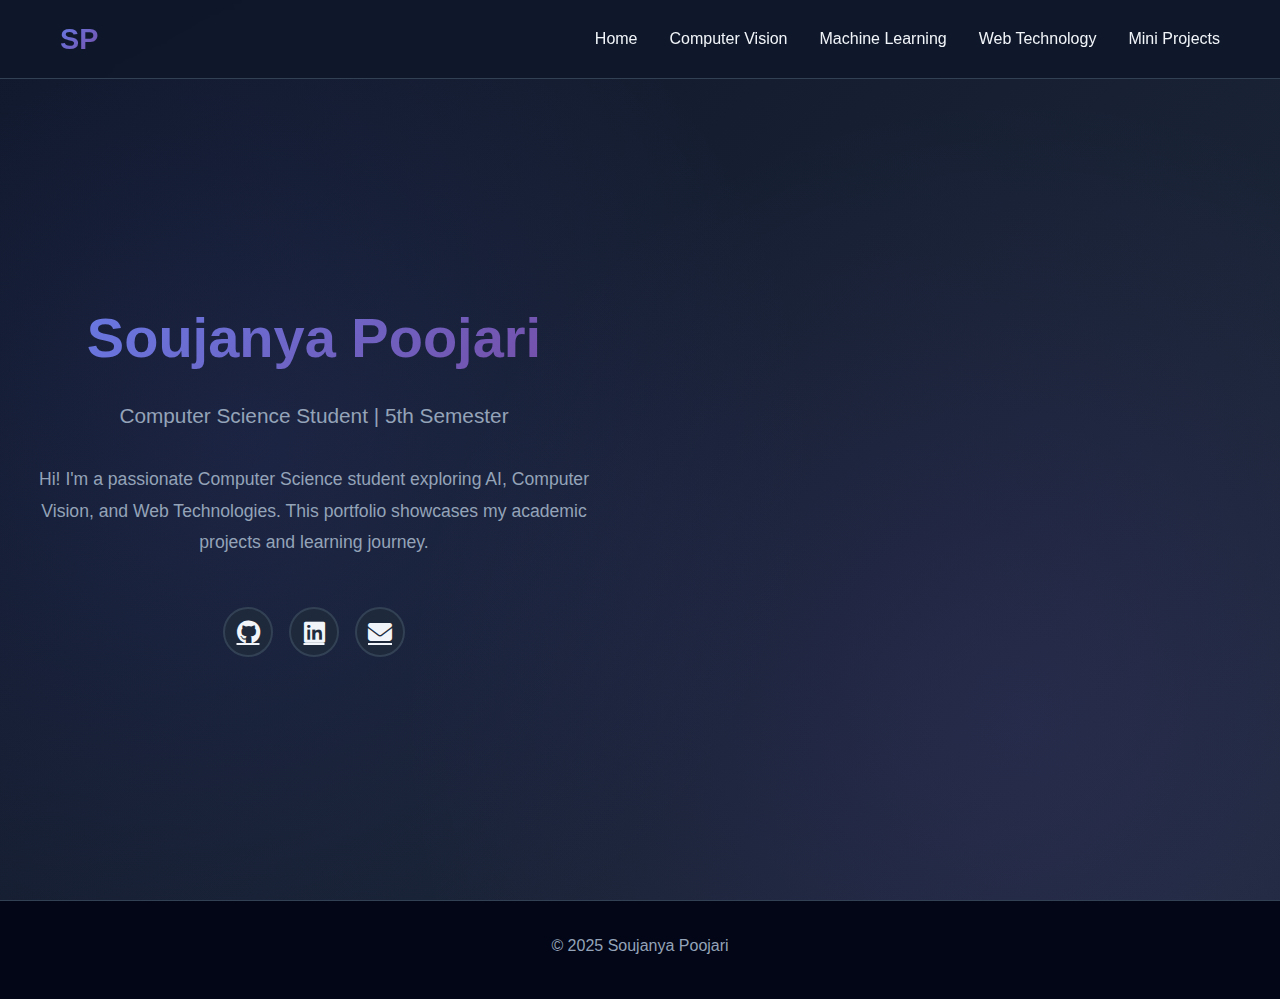
<file: index.html>
<!DOCTYPE html>
<html lang="en">
<head>
    <meta charset="UTF-8">
    <meta name="viewport" content="width=device-width, initial-scale=1.0">
    <title>Soujanya Poojari | Portfolio</title>
    <link rel="stylesheet" href="styles.css">
    <link rel="stylesheet" href="https://cdnjs.cloudflare.com/ajax/libs/font-awesome/6.4.0/css/all.min.css">
</head>
<body>
    <nav class="navbar">
        <div class="container">
            <div class="nav-brand">
                <h2>SP</h2>
            </div>
            <ul class="nav-menu">
                <li><a href="#home" class="nav-link">Home</a></li>
                <li><a href="computer-vision/index.html" class="nav-link">Computer Vision</a></li>
                <li><a href="machine-learning/index.html" class="nav-link">Machine Learning</a></li>
                <li><a href="web-technology/index.html" class="nav-link">Web Technology</a></li>
                <li><a href="mini-projects/index.html" class="nav-link">Mini Projects</a></li>
            </ul>
        </div>
    </nav>

    <section id="home" class="hero">
        <div class="hero-content">
            <div class="hero-text" style="text-align: center; max-width: 800px; margin: 0 auto;">
                <h1 style="font-size: 3.5rem; font-weight: 700; margin-bottom: 1rem; color: var(--light-text);">
                    Soujanya Poojari
                </h1>
                <p style="font-size: 1.3rem; color: var(--gray-text); margin-bottom: 1rem;">Computer Science Student | 5th Semester</p>
                <p style="font-size: 1.1rem; color: var(--gray-text); margin: 2rem 0; line-height: 1.8;">
                    Hi! I'm a passionate Computer Science student exploring AI, Computer Vision, and Web Technologies. 
                    This portfolio showcases my academic projects and learning journey.
                </p>
                <div class="social-links" style="justify-content: center; margin-top: 3rem;">
                    <a href="https://github.com/soujanya1513" target="_blank" title="GitHub">
                        <i class="fab fa-github"></i>
                    </a>
                    <a href="https://linkedin.com/in/soujanya-poojari" target="_blank" title="LinkedIn">
                        <i class="fab fa-linkedin"></i>
                    </a>
                    <a href="mailto:soujanya.poojari@example.com" title="Email">
                        <i class="fas fa-envelope"></i>
                    </a>
                </div>
            </div>
        </div>
    </section>

    <footer class="footer">
        <div class="container">
            <p>&copy; 2025 Soujanya Poojari</p>
        </div>
    </footer>

    <script src="script.js"></script>
</body>
</html>
</file>
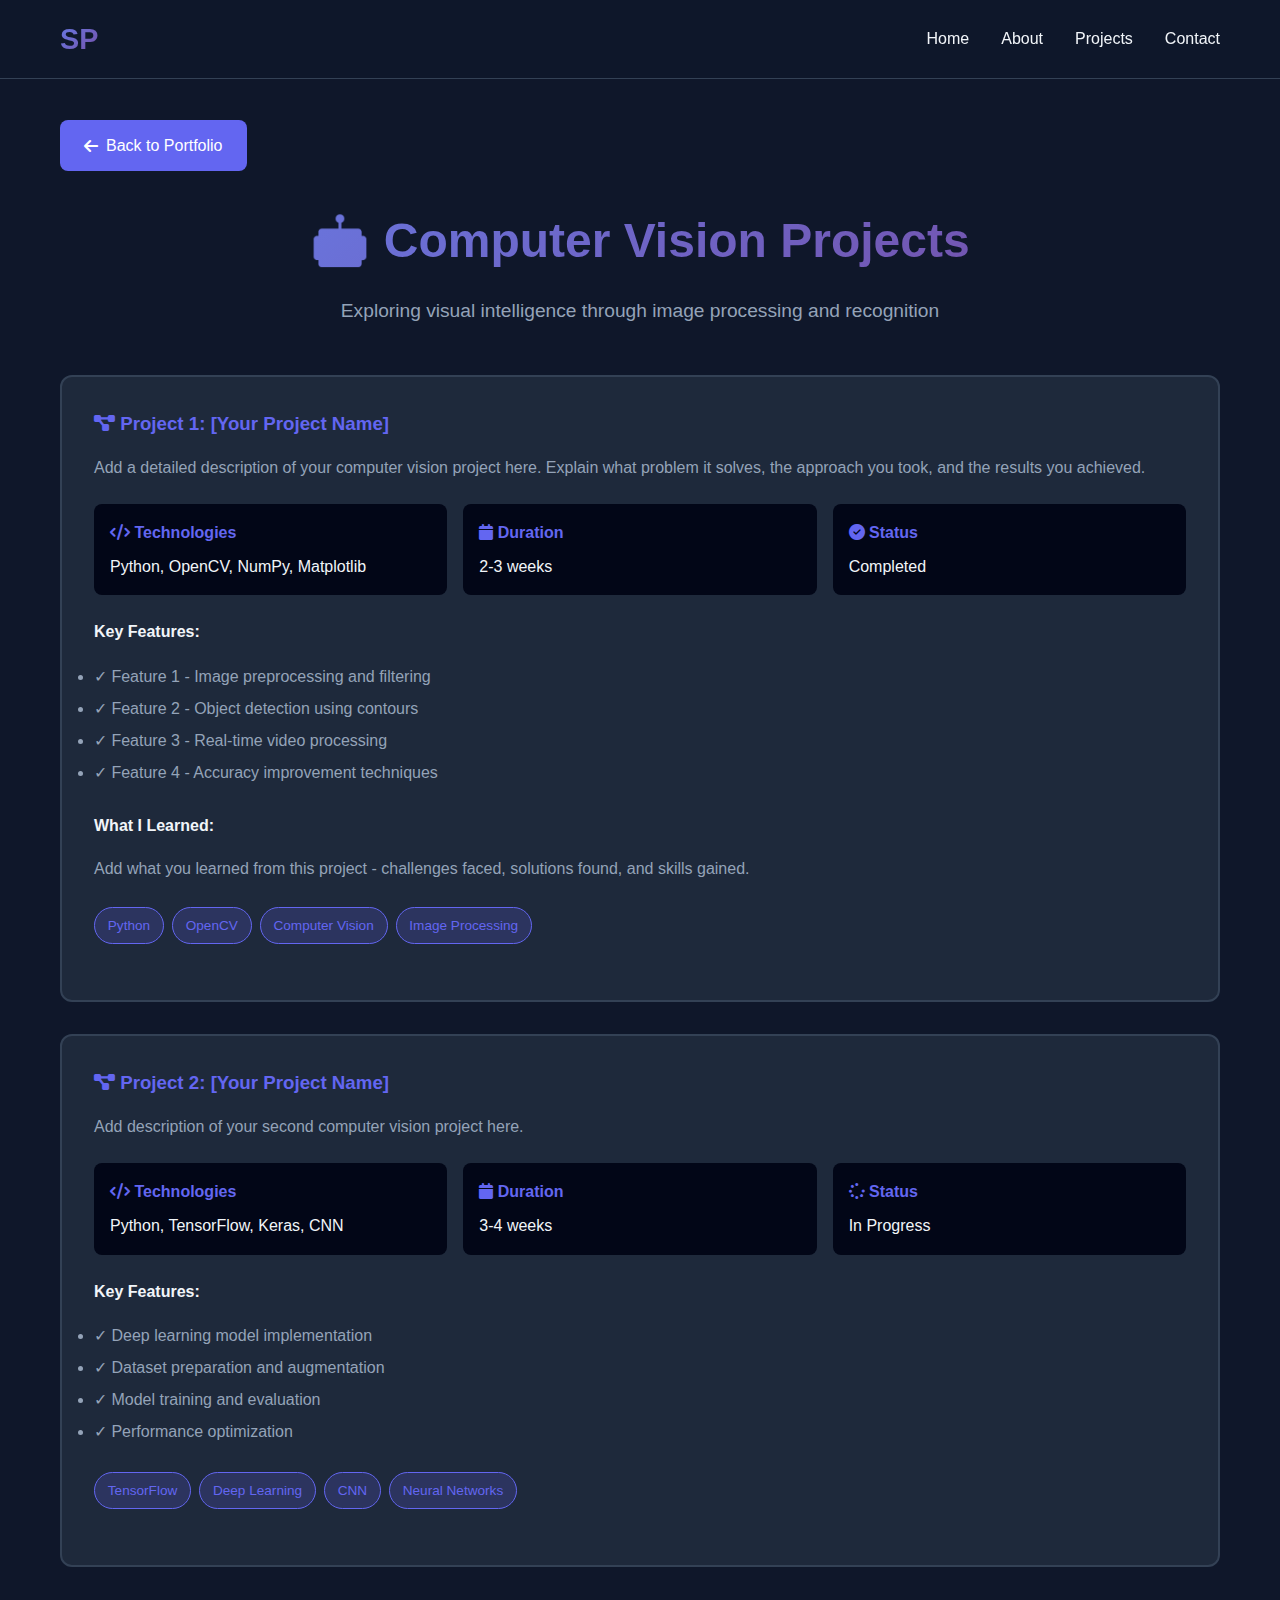
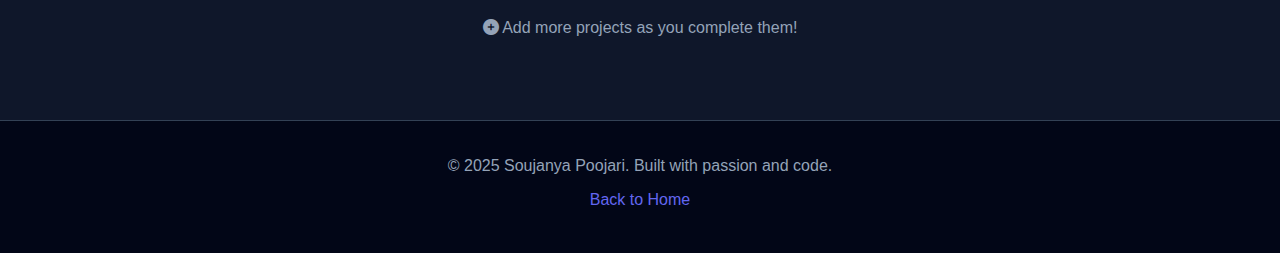
<file: computer-vision/index.html>
<!DOCTYPE html>
<html lang="en">
<head>
    <meta charset="UTF-8">
    <meta name="viewport" content="width=device-width, initial-scale=1.0">
    <title>Computer Vision Projects | Soujanya Poojari</title>
    <link rel="stylesheet" href="../styles.css">
    <link rel="stylesheet" href="https://cdnjs.cloudflare.com/ajax/libs/font-awesome/6.4.0/css/all.min.css">
    <style>
        .project-detail {
            background: var(--card-bg);
            border: 2px solid var(--border-color);
            border-radius: 12px;
            padding: 2rem;
            margin-bottom: 2rem;
        }
        .project-detail h3 {
            color: var(--primary-color);
            margin-bottom: 1rem;
        }
        .project-meta {
            display: grid;
            grid-template-columns: repeat(auto-fit, minmax(200px, 1fr));
            gap: 1rem;
            margin: 1.5rem 0;
        }
        .meta-item {
            padding: 1rem;
            background: var(--darker-bg);
            border-radius: 8px;
        }
        .meta-item strong {
            color: var(--primary-color);
            display: block;
            margin-bottom: 0.5rem;
        }
        .back-btn {
            display: inline-flex;
            align-items: center;
            gap: 0.5rem;
            padding: 0.8rem 1.5rem;
            background: var(--primary-color);
            color: white;
            text-decoration: none;
            border-radius: 8px;
            margin-bottom: 2rem;
        }
        .back-btn:hover {
            background: var(--secondary-color);
        }
    </style>
</head>
<body>
    <!-- Navigation -->
    <nav class="navbar">
        <div class="container">
            <div class="nav-brand">
                <h2>SP</h2>
            </div>
            <ul class="nav-menu">
                <li><a href="../index.html" class="nav-link">Home</a></li>
                <li><a href="../index.html#about" class="nav-link">About</a></li>
                <li><a href="../index.html#projects" class="nav-link">Projects</a></li>
                <li><a href="../index.html#contact" class="nav-link">Contact</a></li>
            </ul>
        </div>
    </nav>

    <!-- Main Content -->
    <section style="padding: 120px 20px 80px;">
        <div class="container">
            <a href="../index.html#projects" class="back-btn">
                <i class="fas fa-arrow-left"></i> Back to Portfolio
            </a>

            <h1 class="section-title">🤖 Computer Vision Projects</h1>
            <p class="section-subtitle">Exploring visual intelligence through image processing and recognition</p>

            <!-- Project 1 -->
            <div class="project-detail">
                <h3><i class="fas fa-project-diagram"></i> Project 1: [Your Project Name]</h3>
                <p style="color: var(--gray-text); margin-bottom: 1.5rem;">
                    Add a detailed description of your computer vision project here. Explain what problem it solves, 
                    the approach you took, and the results you achieved.
                </p>

                <div class="project-meta">
                    <div class="meta-item">
                        <strong><i class="fas fa-code"></i> Technologies</strong>
                        <p>Python, OpenCV, NumPy, Matplotlib</p>
                    </div>
                    <div class="meta-item">
                        <strong><i class="fas fa-calendar"></i> Duration</strong>
                        <p>2-3 weeks</p>
                    </div>
                    <div class="meta-item">
                        <strong><i class="fas fa-check-circle"></i> Status</strong>
                        <p>Completed</p>
                    </div>
                </div>

                <div style="margin-top: 1.5rem;">
                    <h4 style="margin-bottom: 1rem;">Key Features:</h4>
                    <ul style="color: var(--gray-text); line-height: 2;">
                        <li>✓ Feature 1 - Image preprocessing and filtering</li>
                        <li>✓ Feature 2 - Object detection using contours</li>
                        <li>✓ Feature 3 - Real-time video processing</li>
                        <li>✓ Feature 4 - Accuracy improvement techniques</li>
                    </ul>
                </div>

                <div style="margin-top: 1.5rem;">
                    <h4 style="margin-bottom: 1rem;">What I Learned:</h4>
                    <p style="color: var(--gray-text); line-height: 1.8;">
                        Add what you learned from this project - challenges faced, solutions found, 
                        and skills gained.
                    </p>
                </div>

                <div class="tech-tags" style="margin-top: 1.5rem;">
                    <span class="tag">Python</span>
                    <span class="tag">OpenCV</span>
                    <span class="tag">Computer Vision</span>
                    <span class="tag">Image Processing</span>
                </div>
            </div>

            <!-- Project 2 -->
            <div class="project-detail">
                <h3><i class="fas fa-project-diagram"></i> Project 2: [Your Project Name]</h3>
                <p style="color: var(--gray-text); margin-bottom: 1.5rem;">
                    Add description of your second computer vision project here.
                </p>

                <div class="project-meta">
                    <div class="meta-item">
                        <strong><i class="fas fa-code"></i> Technologies</strong>
                        <p>Python, TensorFlow, Keras, CNN</p>
                    </div>
                    <div class="meta-item">
                        <strong><i class="fas fa-calendar"></i> Duration</strong>
                        <p>3-4 weeks</p>
                    </div>
                    <div class="meta-item">
                        <strong><i class="fas fa-spinner"></i> Status</strong>
                        <p>In Progress</p>
                    </div>
                </div>

                <div style="margin-top: 1.5rem;">
                    <h4 style="margin-bottom: 1rem;">Key Features:</h4>
                    <ul style="color: var(--gray-text); line-height: 2;">
                        <li>✓ Deep learning model implementation</li>
                        <li>✓ Dataset preparation and augmentation</li>
                        <li>✓ Model training and evaluation</li>
                        <li>✓ Performance optimization</li>
                    </ul>
                </div>

                <div class="tech-tags" style="margin-top: 1.5rem;">
                    <span class="tag">TensorFlow</span>
                    <span class="tag">Deep Learning</span>
                    <span class="tag">CNN</span>
                    <span class="tag">Neural Networks</span>
                </div>
            </div>

            <!-- Add More Projects Button -->
            <div style="text-align: center; margin-top: 3rem;">
                <p style="color: var(--gray-text);">
                    <i class="fas fa-plus-circle"></i> Add more projects as you complete them!
                </p>
            </div>
        </div>
    </section>

    <!-- Footer -->
    <footer class="footer">
        <div class="container">
            <p>&copy; 2025 Soujanya Poojari. Built with passion and code.</p>
            <p class="footer-links">
                <a href="../index.html">Back to Home</a>
            </p>
        </div>
    </footer>

    <script src="../script.js"></script>
</body>
</html>
</file>
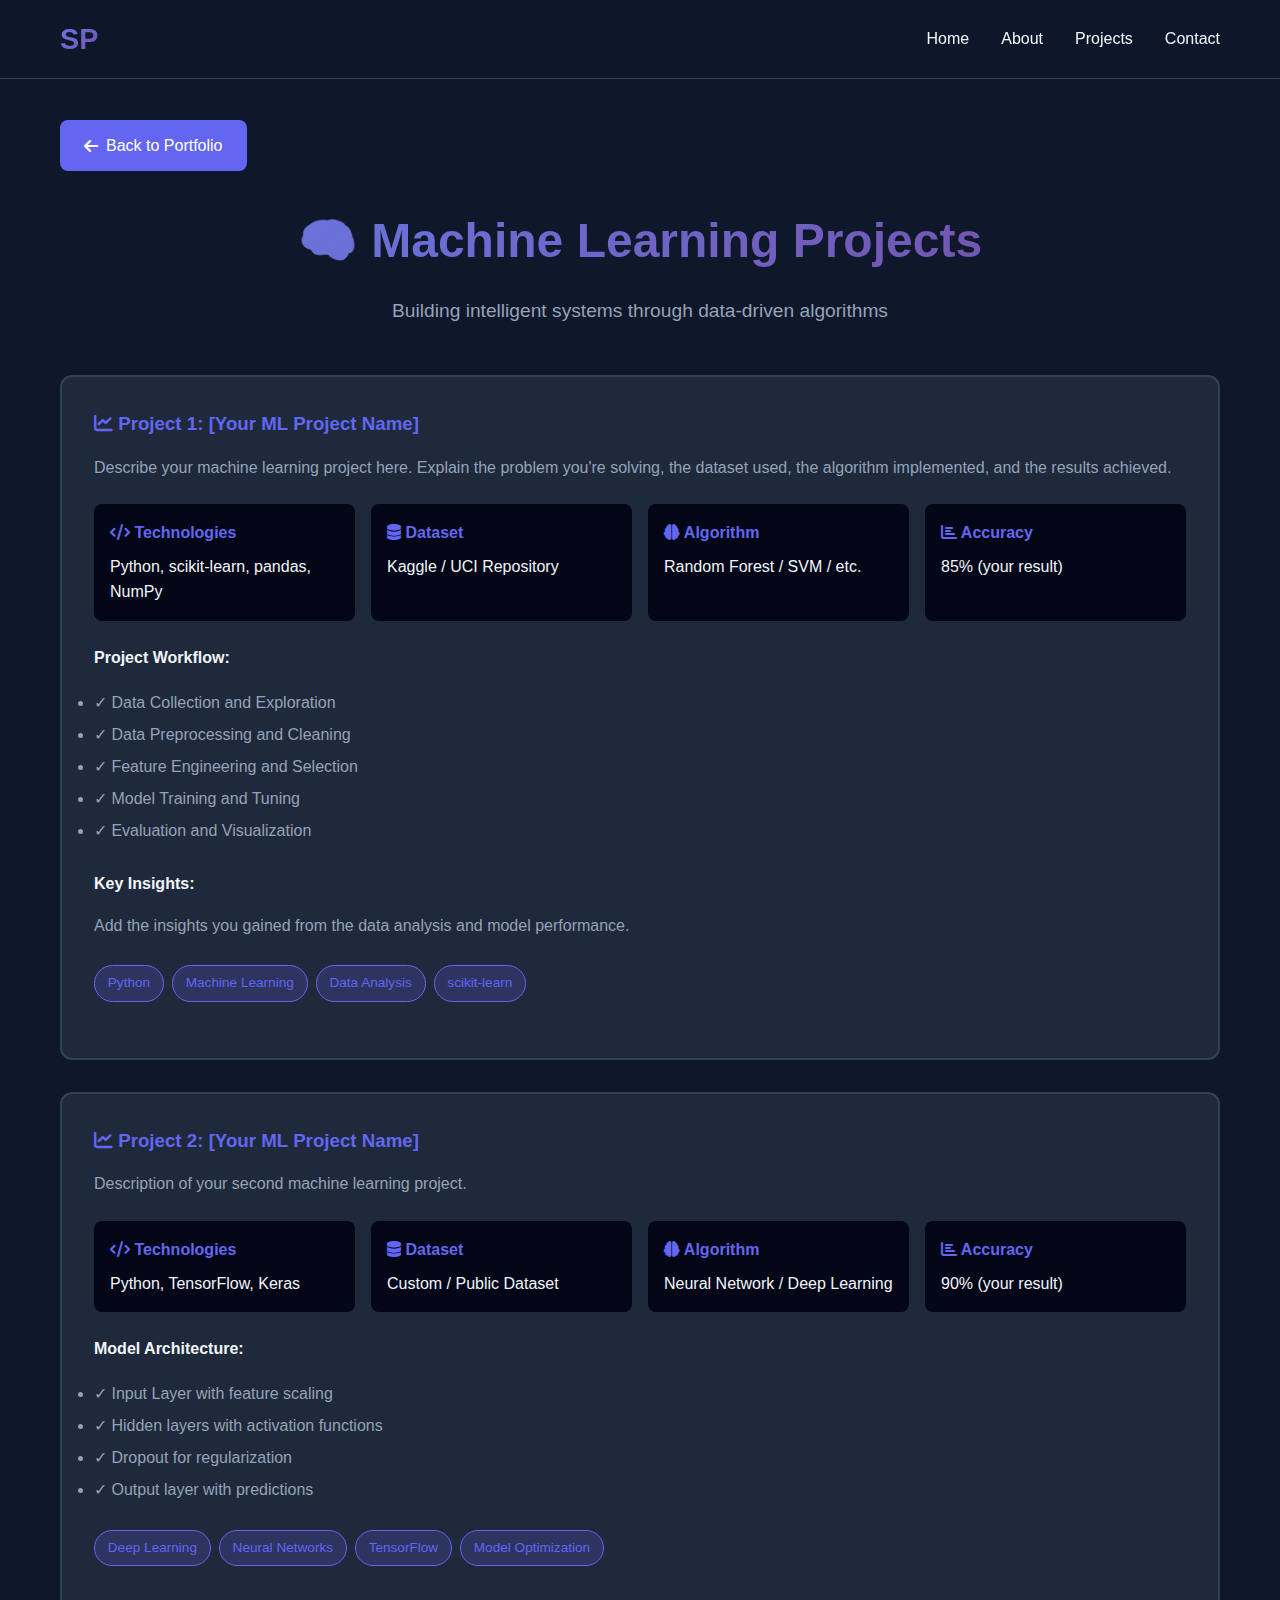
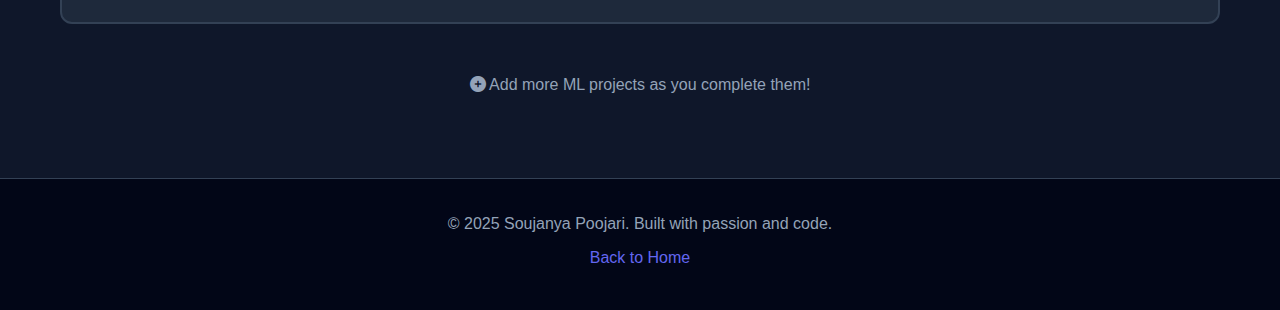
<file: machine-learning/index.html>
<!DOCTYPE html>
<html lang="en">
<head>
    <meta charset="UTF-8">
    <meta name="viewport" content="width=device-width, initial-scale=1.0">
    <title>Machine Learning Projects | Soujanya Poojari</title>
    <link rel="stylesheet" href="../styles.css">
    <link rel="stylesheet" href="https://cdnjs.cloudflare.com/ajax/libs/font-awesome/6.4.0/css/all.min.css">
    <style>
        .project-detail {
            background: var(--card-bg);
            border: 2px solid var(--border-color);
            border-radius: 12px;
            padding: 2rem;
            margin-bottom: 2rem;
        }
        .project-detail h3 {
            color: var(--primary-color);
            margin-bottom: 1rem;
        }
        .project-meta {
            display: grid;
            grid-template-columns: repeat(auto-fit, minmax(200px, 1fr));
            gap: 1rem;
            margin: 1.5rem 0;
        }
        .meta-item {
            padding: 1rem;
            background: var(--darker-bg);
            border-radius: 8px;
        }
        .meta-item strong {
            color: var(--primary-color);
            display: block;
            margin-bottom: 0.5rem;
        }
        .back-btn {
            display: inline-flex;
            align-items: center;
            gap: 0.5rem;
            padding: 0.8rem 1.5rem;
            background: var(--primary-color);
            color: white;
            text-decoration: none;
            border-radius: 8px;
            margin-bottom: 2rem;
        }
        .back-btn:hover {
            background: var(--secondary-color);
        }
    </style>
</head>
<body>
    <!-- Navigation -->
    <nav class="navbar">
        <div class="container">
            <div class="nav-brand">
                <h2>SP</h2>
            </div>
            <ul class="nav-menu">
                <li><a href="../index.html" class="nav-link">Home</a></li>
                <li><a href="../index.html#about" class="nav-link">About</a></li>
                <li><a href="../index.html#projects" class="nav-link">Projects</a></li>
                <li><a href="../index.html#contact" class="nav-link">Contact</a></li>
            </ul>
        </div>
    </nav>

    <!-- Main Content -->
    <section style="padding: 120px 20px 80px;">
        <div class="container">
            <a href="../index.html#projects" class="back-btn">
                <i class="fas fa-arrow-left"></i> Back to Portfolio
            </a>

            <h1 class="section-title">🧠 Machine Learning Projects</h1>
            <p class="section-subtitle">Building intelligent systems through data-driven algorithms</p>

            <!-- Project 1 -->
            <div class="project-detail">
                <h3><i class="fas fa-chart-line"></i> Project 1: [Your ML Project Name]</h3>
                <p style="color: var(--gray-text); margin-bottom: 1.5rem;">
                    Describe your machine learning project here. Explain the problem you're solving, 
                    the dataset used, the algorithm implemented, and the results achieved.
                </p>

                <div class="project-meta">
                    <div class="meta-item">
                        <strong><i class="fas fa-code"></i> Technologies</strong>
                        <p>Python, scikit-learn, pandas, NumPy</p>
                    </div>
                    <div class="meta-item">
                        <strong><i class="fas fa-database"></i> Dataset</strong>
                        <p>Kaggle / UCI Repository</p>
                    </div>
                    <div class="meta-item">
                        <strong><i class="fas fa-brain"></i> Algorithm</strong>
                        <p>Random Forest / SVM / etc.</p>
                    </div>
                    <div class="meta-item">
                        <strong><i class="fas fa-chart-bar"></i> Accuracy</strong>
                        <p>85% (your result)</p>
                    </div>
                </div>

                <div style="margin-top: 1.5rem;">
                    <h4 style="margin-bottom: 1rem;">Project Workflow:</h4>
                    <ul style="color: var(--gray-text); line-height: 2;">
                        <li>✓ Data Collection and Exploration</li>
                        <li>✓ Data Preprocessing and Cleaning</li>
                        <li>✓ Feature Engineering and Selection</li>
                        <li>✓ Model Training and Tuning</li>
                        <li>✓ Evaluation and Visualization</li>
                    </ul>
                </div>

                <div style="margin-top: 1.5rem;">
                    <h4 style="margin-bottom: 1rem;">Key Insights:</h4>
                    <p style="color: var(--gray-text); line-height: 1.8;">
                        Add the insights you gained from the data analysis and model performance.
                    </p>
                </div>

                <div class="tech-tags" style="margin-top: 1.5rem;">
                    <span class="tag">Python</span>
                    <span class="tag">Machine Learning</span>
                    <span class="tag">Data Analysis</span>
                    <span class="tag">scikit-learn</span>
                </div>
            </div>

            <!-- Project 2 -->
            <div class="project-detail">
                <h3><i class="fas fa-chart-line"></i> Project 2: [Your ML Project Name]</h3>
                <p style="color: var(--gray-text); margin-bottom: 1.5rem;">
                    Description of your second machine learning project.
                </p>

                <div class="project-meta">
                    <div class="meta-item">
                        <strong><i class="fas fa-code"></i> Technologies</strong>
                        <p>Python, TensorFlow, Keras</p>
                    </div>
                    <div class="meta-item">
                        <strong><i class="fas fa-database"></i> Dataset</strong>
                        <p>Custom / Public Dataset</p>
                    </div>
                    <div class="meta-item">
                        <strong><i class="fas fa-brain"></i> Algorithm</strong>
                        <p>Neural Network / Deep Learning</p>
                    </div>
                    <div class="meta-item">
                        <strong><i class="fas fa-chart-bar"></i> Accuracy</strong>
                        <p>90% (your result)</p>
                    </div>
                </div>

                <div style="margin-top: 1.5rem;">
                    <h4 style="margin-bottom: 1rem;">Model Architecture:</h4>
                    <ul style="color: var(--gray-text); line-height: 2;">
                        <li>✓ Input Layer with feature scaling</li>
                        <li>✓ Hidden layers with activation functions</li>
                        <li>✓ Dropout for regularization</li>
                        <li>✓ Output layer with predictions</li>
                    </ul>
                </div>

                <div class="tech-tags" style="margin-top: 1.5rem;">
                    <span class="tag">Deep Learning</span>
                    <span class="tag">Neural Networks</span>
                    <span class="tag">TensorFlow</span>
                    <span class="tag">Model Optimization</span>
                </div>
            </div>

            <!-- Add More Projects -->
            <div style="text-align: center; margin-top: 3rem;">
                <p style="color: var(--gray-text);">
                    <i class="fas fa-plus-circle"></i> Add more ML projects as you complete them!
                </p>
            </div>
        </div>
    </section>

    <!-- Footer -->
    <footer class="footer">
        <div class="container">
            <p>&copy; 2025 Soujanya Poojari. Built with passion and code.</p>
            <p class="footer-links">
                <a href="../index.html">Back to Home</a>
            </p>
        </div>
    </footer>

    <script src="../script.js"></script>
</body>
</html>
</file>
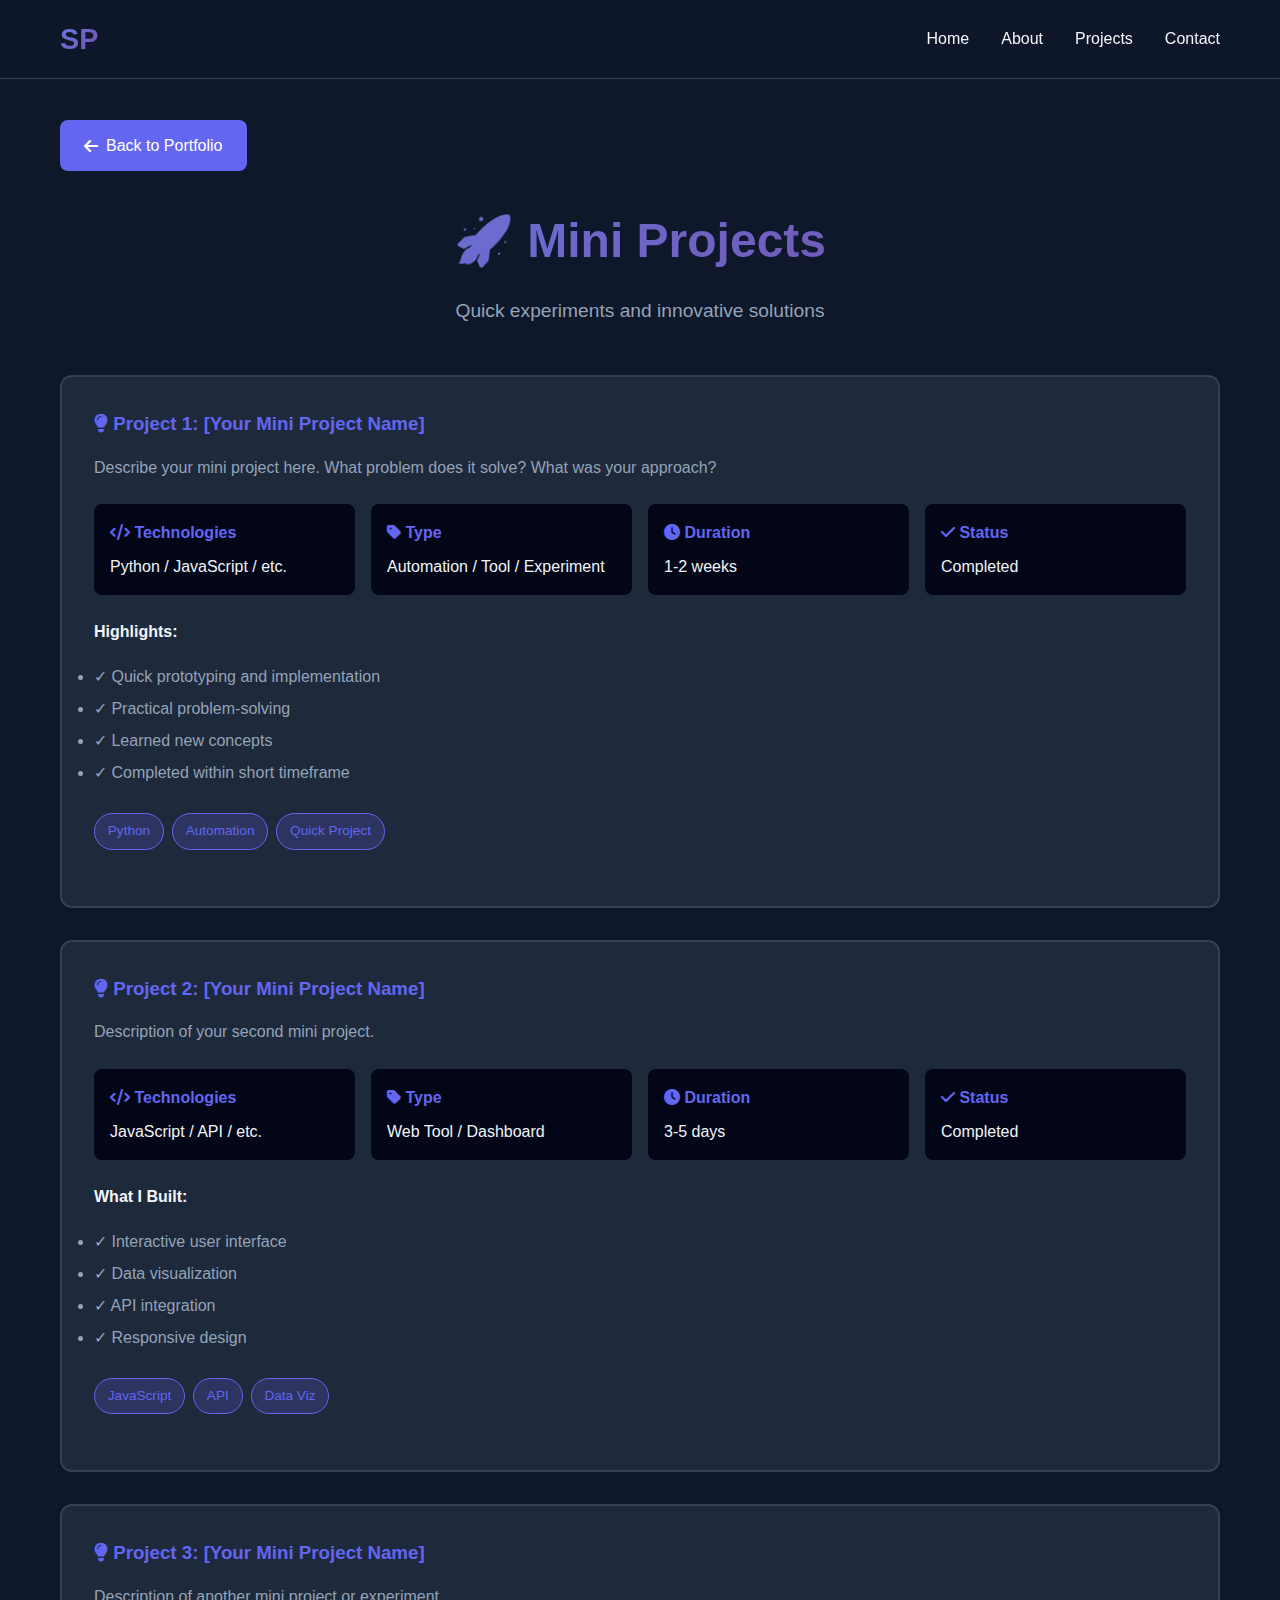
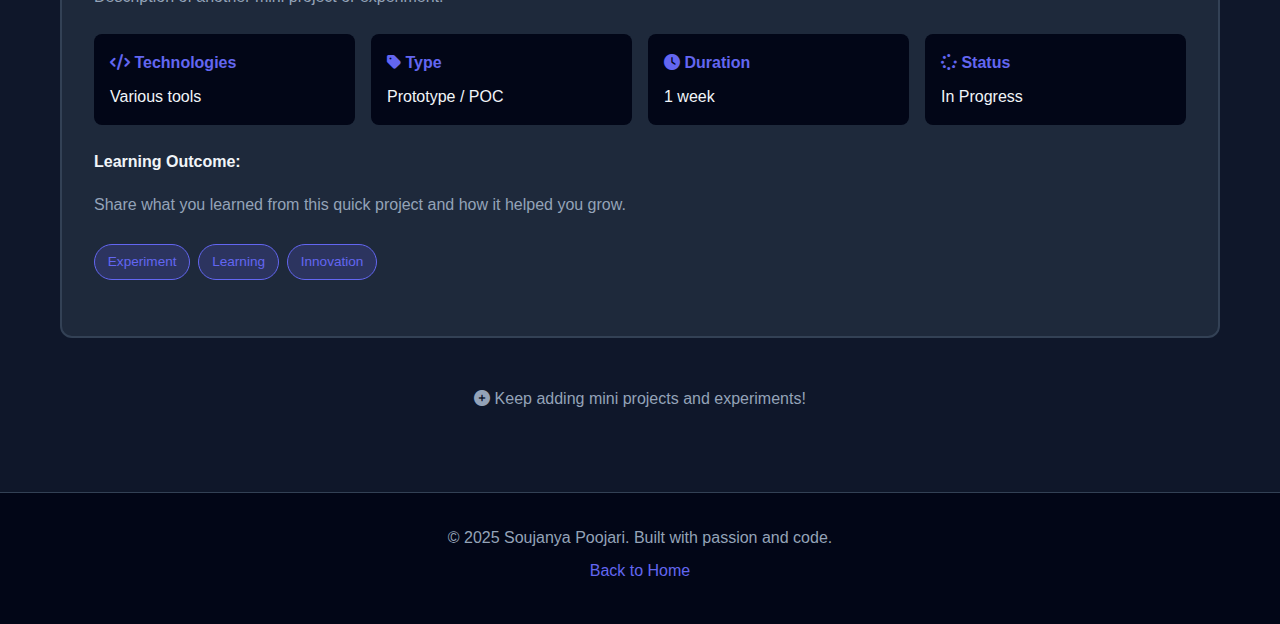
<file: mini-projects/index.html>
<!DOCTYPE html>
<html lang="en">
<head>
    <meta charset="UTF-8">
    <meta name="viewport" content="width=device-width, initial-scale=1.0">
    <title>Mini Projects | Soujanya Poojari</title>
    <link rel="stylesheet" href="../styles.css">
    <link rel="stylesheet" href="https://cdnjs.cloudflare.com/ajax/libs/font-awesome/6.4.0/css/all.min.css">
    <style>
        .project-detail {
            background: var(--card-bg);
            border: 2px solid var(--border-color);
            border-radius: 12px;
            padding: 2rem;
            margin-bottom: 2rem;
        }
        .project-detail h3 {
            color: var(--primary-color);
            margin-bottom: 1rem;
        }
        .project-meta {
            display: grid;
            grid-template-columns: repeat(auto-fit, minmax(200px, 1fr));
            gap: 1rem;
            margin: 1.5rem 0;
        }
        .meta-item {
            padding: 1rem;
            background: var(--darker-bg);
            border-radius: 8px;
        }
        .meta-item strong {
            color: var(--primary-color);
            display: block;
            margin-bottom: 0.5rem;
        }
        .back-btn {
            display: inline-flex;
            align-items: center;
            gap: 0.5rem;
            padding: 0.8rem 1.5rem;
            background: var(--primary-color);
            color: white;
            text-decoration: none;
            border-radius: 8px;
            margin-bottom: 2rem;
        }
        .back-btn:hover {
            background: var(--secondary-color);
        }
    </style>
</head>
<body>
    <!-- Navigation -->
    <nav class="navbar">
        <div class="container">
            <div class="nav-brand">
                <h2>SP</h2>
            </div>
            <ul class="nav-menu">
                <li><a href="../index.html" class="nav-link">Home</a></li>
                <li><a href="../index.html#about" class="nav-link">About</a></li>
                <li><a href="../index.html#projects" class="nav-link">Projects</a></li>
                <li><a href="../index.html#contact" class="nav-link">Contact</a></li>
            </ul>
        </div>
    </nav>

    <!-- Main Content -->
    <section style="padding: 120px 20px 80px;">
        <div class="container">
            <a href="../index.html#projects" class="back-btn">
                <i class="fas fa-arrow-left"></i> Back to Portfolio
            </a>

            <h1 class="section-title">🚀 Mini Projects</h1>
            <p class="section-subtitle">Quick experiments and innovative solutions</p>

            <!-- Project 1 -->
            <div class="project-detail">
                <h3><i class="fas fa-lightbulb"></i> Project 1: [Your Mini Project Name]</h3>
                <p style="color: var(--gray-text); margin-bottom: 1.5rem;">
                    Describe your mini project here. What problem does it solve? What was your approach?
                </p>

                <div class="project-meta">
                    <div class="meta-item">
                        <strong><i class="fas fa-code"></i> Technologies</strong>
                        <p>Python / JavaScript / etc.</p>
                    </div>
                    <div class="meta-item">
                        <strong><i class="fas fa-tag"></i> Type</strong>
                        <p>Automation / Tool / Experiment</p>
                    </div>
                    <div class="meta-item">
                        <strong><i class="fas fa-clock"></i> Duration</strong>
                        <p>1-2 weeks</p>
                    </div>
                    <div class="meta-item">
                        <strong><i class="fas fa-check"></i> Status</strong>
                        <p>Completed</p>
                    </div>
                </div>

                <div style="margin-top: 1.5rem;">
                    <h4 style="margin-bottom: 1rem;">Highlights:</h4>
                    <ul style="color: var(--gray-text); line-height: 2;">
                        <li>✓ Quick prototyping and implementation</li>
                        <li>✓ Practical problem-solving</li>
                        <li>✓ Learned new concepts</li>
                        <li>✓ Completed within short timeframe</li>
                    </ul>
                </div>

                <div class="tech-tags" style="margin-top: 1.5rem;">
                    <span class="tag">Python</span>
                    <span class="tag">Automation</span>
                    <span class="tag">Quick Project</span>
                </div>
            </div>

            <!-- Project 2 -->
            <div class="project-detail">
                <h3><i class="fas fa-lightbulb"></i> Project 2: [Your Mini Project Name]</h3>
                <p style="color: var(--gray-text); margin-bottom: 1.5rem;">
                    Description of your second mini project.
                </p>

                <div class="project-meta">
                    <div class="meta-item">
                        <strong><i class="fas fa-code"></i> Technologies</strong>
                        <p>JavaScript / API / etc.</p>
                    </div>
                    <div class="meta-item">
                        <strong><i class="fas fa-tag"></i> Type</strong>
                        <p>Web Tool / Dashboard</p>
                    </div>
                    <div class="meta-item">
                        <strong><i class="fas fa-clock"></i> Duration</strong>
                        <p>3-5 days</p>
                    </div>
                    <div class="meta-item">
                        <strong><i class="fas fa-check"></i> Status</strong>
                        <p>Completed</p>
                    </div>
                </div>

                <div style="margin-top: 1.5rem;">
                    <h4 style="margin-bottom: 1rem;">What I Built:</h4>
                    <ul style="color: var(--gray-text); line-height: 2;">
                        <li>✓ Interactive user interface</li>
                        <li>✓ Data visualization</li>
                        <li>✓ API integration</li>
                        <li>✓ Responsive design</li>
                    </ul>
                </div>

                <div class="tech-tags" style="margin-top: 1.5rem;">
                    <span class="tag">JavaScript</span>
                    <span class="tag">API</span>
                    <span class="tag">Data Viz</span>
                </div>
            </div>

            <!-- Project 3 -->
            <div class="project-detail">
                <h3><i class="fas fa-lightbulb"></i> Project 3: [Your Mini Project Name]</h3>
                <p style="color: var(--gray-text); margin-bottom: 1.5rem;">
                    Description of another mini project or experiment.
                </p>

                <div class="project-meta">
                    <div class="meta-item">
                        <strong><i class="fas fa-code"></i> Technologies</strong>
                        <p>Various tools</p>
                    </div>
                    <div class="meta-item">
                        <strong><i class="fas fa-tag"></i> Type</strong>
                        <p>Prototype / POC</p>
                    </div>
                    <div class="meta-item">
                        <strong><i class="fas fa-clock"></i> Duration</strong>
                        <p>1 week</p>
                    </div>
                    <div class="meta-item">
                        <strong><i class="fas fa-spinner"></i> Status</strong>
                        <p>In Progress</p>
                    </div>
                </div>

                <div style="margin-top: 1.5rem;">
                    <h4 style="margin-bottom: 1rem;">Learning Outcome:</h4>
                    <p style="color: var(--gray-text); line-height: 1.8;">
                        Share what you learned from this quick project and how it helped you grow.
                    </p>
                </div>

                <div class="tech-tags" style="margin-top: 1.5rem;">
                    <span class="tag">Experiment</span>
                    <span class="tag">Learning</span>
                    <span class="tag">Innovation</span>
                </div>
            </div>

            <!-- Add More Projects -->
            <div style="text-align: center; margin-top: 3rem;">
                <p style="color: var(--gray-text);">
                    <i class="fas fa-plus-circle"></i> Keep adding mini projects and experiments!
                </p>
            </div>
        </div>
    </section>

    <!-- Footer -->
    <footer class="footer">
        <div class="container">
            <p>&copy; 2025 Soujanya Poojari. Built with passion and code.</p>
            <p class="footer-links">
                <a href="../index.html">Back to Home</a>
            </p>
        </div>
    </footer>

    <script src="../script.js"></script>
</body>
</html>
</file>
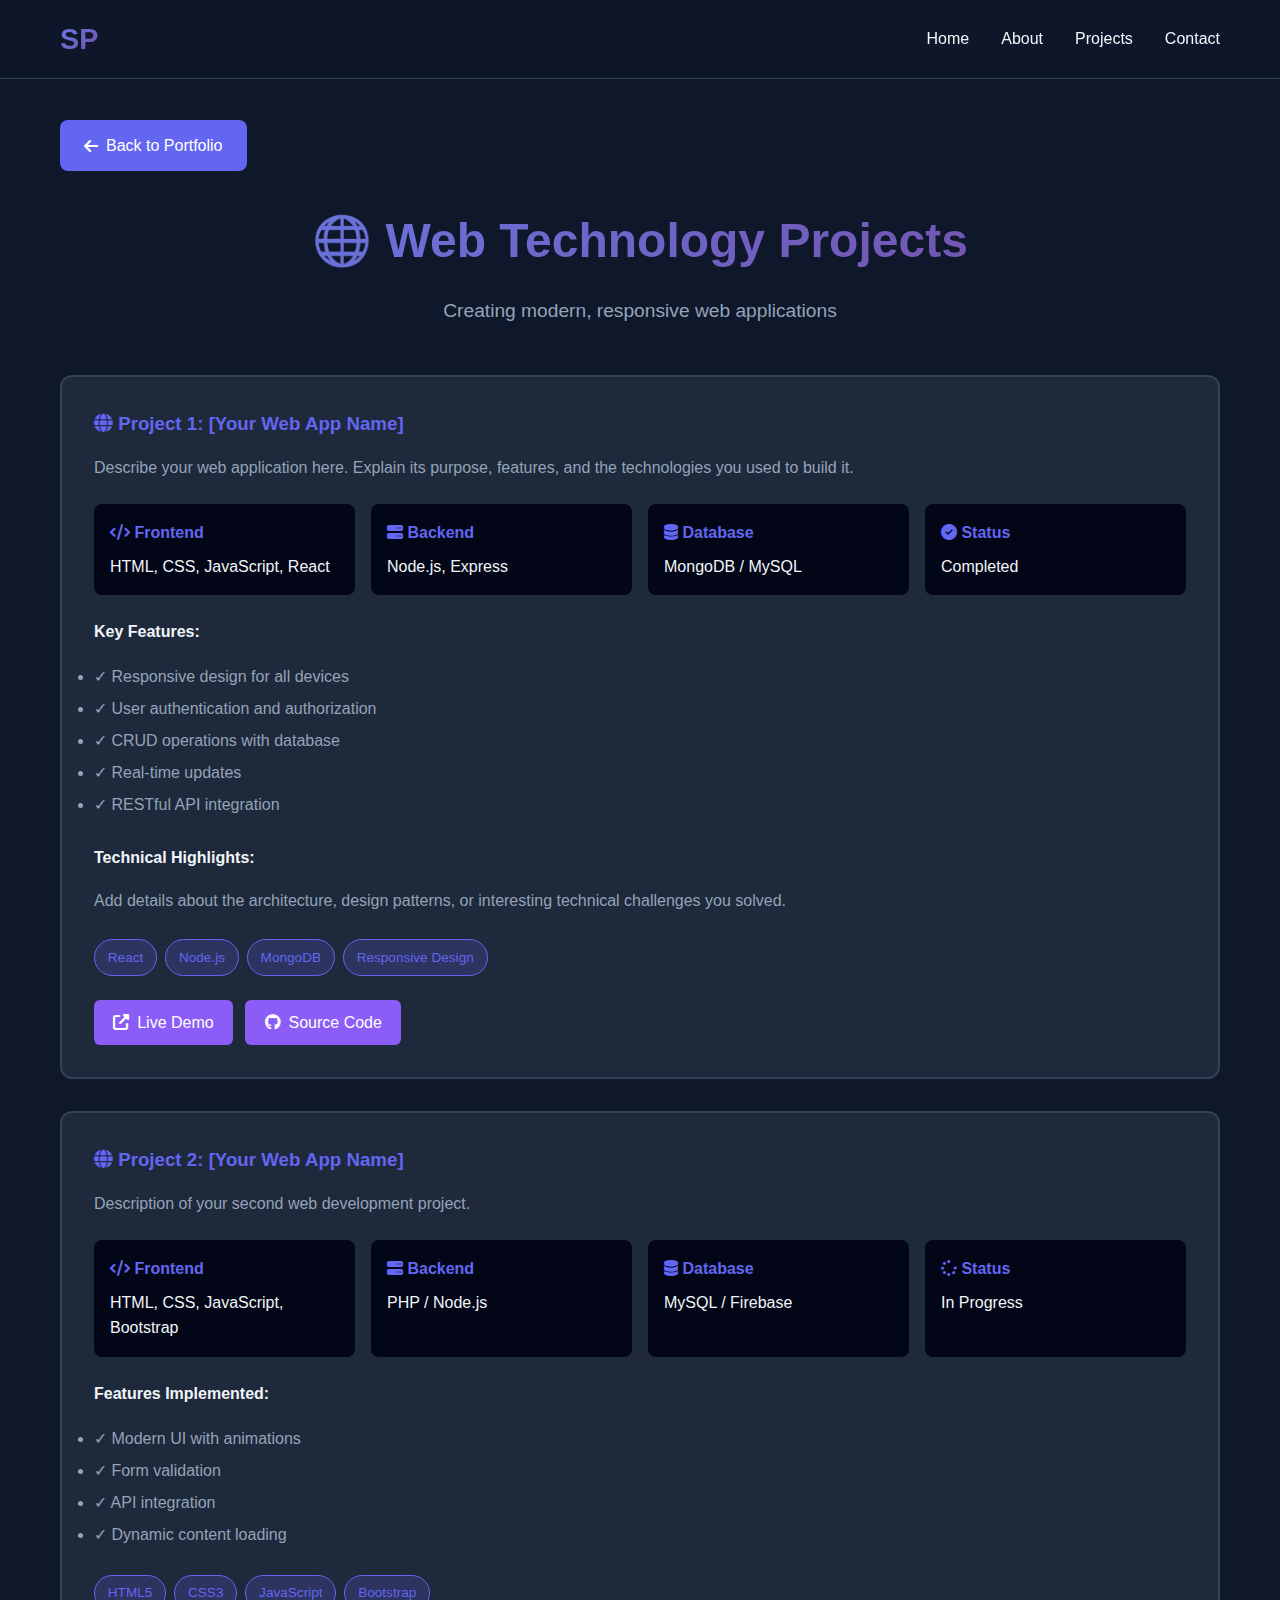
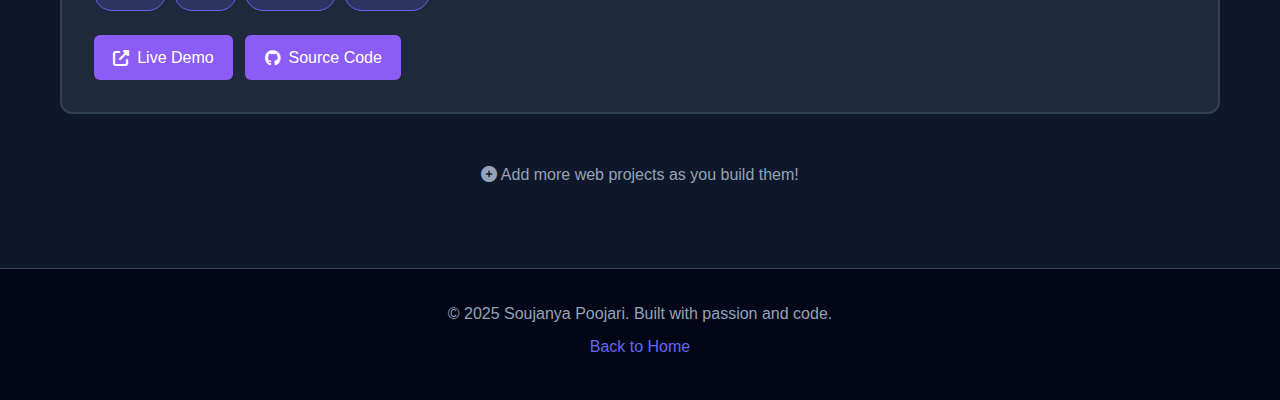
<file: web-technology/index.html>
<!DOCTYPE html>
<html lang="en">
<head>
    <meta charset="UTF-8">
    <meta name="viewport" content="width=device-width, initial-scale=1.0">
    <title>Web Technology Projects | Soujanya Poojari</title>
    <link rel="stylesheet" href="../styles.css">
    <link rel="stylesheet" href="https://cdnjs.cloudflare.com/ajax/libs/font-awesome/6.4.0/css/all.min.css">
    <style>
        .project-detail {
            background: var(--card-bg);
            border: 2px solid var(--border-color);
            border-radius: 12px;
            padding: 2rem;
            margin-bottom: 2rem;
        }
        .project-detail h3 {
            color: var(--primary-color);
            margin-bottom: 1rem;
        }
        .project-meta {
            display: grid;
            grid-template-columns: repeat(auto-fit, minmax(200px, 1fr));
            gap: 1rem;
            margin: 1.5rem 0;
        }
        .meta-item {
            padding: 1rem;
            background: var(--darker-bg);
            border-radius: 8px;
        }
        .meta-item strong {
            color: var(--primary-color);
            display: block;
            margin-bottom: 0.5rem;
        }
        .back-btn {
            display: inline-flex;
            align-items: center;
            gap: 0.5rem;
            padding: 0.8rem 1.5rem;
            background: var(--primary-color);
            color: white;
            text-decoration: none;
            border-radius: 8px;
            margin-bottom: 2rem;
        }
        .back-btn:hover {
            background: var(--secondary-color);
        }
        .demo-btn {
            display: inline-flex;
            align-items: center;
            gap: 0.5rem;
            padding: 0.6rem 1.2rem;
            background: var(--secondary-color);
            color: white;
            text-decoration: none;
            border-radius: 6px;
            margin-right: 0.5rem;
        }
        .demo-btn:hover {
            background: var(--primary-color);
        }
    </style>
</head>
<body>
    <!-- Navigation -->
    <nav class="navbar">
        <div class="container">
            <div class="nav-brand">
                <h2>SP</h2>
            </div>
            <ul class="nav-menu">
                <li><a href="../index.html" class="nav-link">Home</a></li>
                <li><a href="../index.html#about" class="nav-link">About</a></li>
                <li><a href="../index.html#projects" class="nav-link">Projects</a></li>
                <li><a href="../index.html#contact" class="nav-link">Contact</a></li>
            </ul>
        </div>
    </nav>

    <!-- Main Content -->
    <section style="padding: 120px 20px 80px;">
        <div class="container">
            <a href="../index.html#projects" class="back-btn">
                <i class="fas fa-arrow-left"></i> Back to Portfolio
            </a>

            <h1 class="section-title">🌐 Web Technology Projects</h1>
            <p class="section-subtitle">Creating modern, responsive web applications</p>

            <!-- Project 1 -->
            <div class="project-detail">
                <h3><i class="fas fa-globe"></i> Project 1: [Your Web App Name]</h3>
                <p style="color: var(--gray-text); margin-bottom: 1.5rem;">
                    Describe your web application here. Explain its purpose, features, and the technologies 
                    you used to build it.
                </p>

                <div class="project-meta">
                    <div class="meta-item">
                        <strong><i class="fas fa-code"></i> Frontend</strong>
                        <p>HTML, CSS, JavaScript, React</p>
                    </div>
                    <div class="meta-item">
                        <strong><i class="fas fa-server"></i> Backend</strong>
                        <p>Node.js, Express</p>
                    </div>
                    <div class="meta-item">
                        <strong><i class="fas fa-database"></i> Database</strong>
                        <p>MongoDB / MySQL</p>
                    </div>
                    <div class="meta-item">
                        <strong><i class="fas fa-check-circle"></i> Status</strong>
                        <p>Completed</p>
                    </div>
                </div>

                <div style="margin-top: 1.5rem;">
                    <h4 style="margin-bottom: 1rem;">Key Features:</h4>
                    <ul style="color: var(--gray-text); line-height: 2;">
                        <li>✓ Responsive design for all devices</li>
                        <li>✓ User authentication and authorization</li>
                        <li>✓ CRUD operations with database</li>
                        <li>✓ Real-time updates</li>
                        <li>✓ RESTful API integration</li>
                    </ul>
                </div>

                <div style="margin-top: 1.5rem;">
                    <h4 style="margin-bottom: 1rem;">Technical Highlights:</h4>
                    <p style="color: var(--gray-text); line-height: 1.8;">
                        Add details about the architecture, design patterns, or interesting technical 
                        challenges you solved.
                    </p>
                </div>

                <div class="tech-tags" style="margin-top: 1.5rem;">
                    <span class="tag">React</span>
                    <span class="tag">Node.js</span>
                    <span class="tag">MongoDB</span>
                    <span class="tag">Responsive Design</span>
                </div>

                <div style="margin-top: 1.5rem;">
                    <a href="#" class="demo-btn"><i class="fas fa-external-link-alt"></i> Live Demo</a>
                    <a href="#" class="demo-btn"><i class="fab fa-github"></i> Source Code</a>
                </div>
            </div>

            <!-- Project 2 -->
            <div class="project-detail">
                <h3><i class="fas fa-globe"></i> Project 2: [Your Web App Name]</h3>
                <p style="color: var(--gray-text); margin-bottom: 1.5rem;">
                    Description of your second web development project.
                </p>

                <div class="project-meta">
                    <div class="meta-item">
                        <strong><i class="fas fa-code"></i> Frontend</strong>
                        <p>HTML, CSS, JavaScript, Bootstrap</p>
                    </div>
                    <div class="meta-item">
                        <strong><i class="fas fa-server"></i> Backend</strong>
                        <p>PHP / Node.js</p>
                    </div>
                    <div class="meta-item">
                        <strong><i class="fas fa-database"></i> Database</strong>
                        <p>MySQL / Firebase</p>
                    </div>
                    <div class="meta-item">
                        <strong><i class="fas fa-spinner"></i> Status</strong>
                        <p>In Progress</p>
                    </div>
                </div>

                <div style="margin-top: 1.5rem;">
                    <h4 style="margin-bottom: 1rem;">Features Implemented:</h4>
                    <ul style="color: var(--gray-text); line-height: 2;">
                        <li>✓ Modern UI with animations</li>
                        <li>✓ Form validation</li>
                        <li>✓ API integration</li>
                        <li>✓ Dynamic content loading</li>
                    </ul>
                </div>

                <div class="tech-tags" style="margin-top: 1.5rem;">
                    <span class="tag">HTML5</span>
                    <span class="tag">CSS3</span>
                    <span class="tag">JavaScript</span>
                    <span class="tag">Bootstrap</span>
                </div>

                <div style="margin-top: 1.5rem;">
                    <a href="#" class="demo-btn"><i class="fas fa-external-link-alt"></i> Live Demo</a>
                    <a href="#" class="demo-btn"><i class="fab fa-github"></i> Source Code</a>
                </div>
            </div>

            <!-- Add More Projects -->
            <div style="text-align: center; margin-top: 3rem;">
                <p style="color: var(--gray-text);">
                    <i class="fas fa-plus-circle"></i> Add more web projects as you build them!
                </p>
            </div>
        </div>
    </section>

    <!-- Footer -->
    <footer class="footer">
        <div class="container">
            <p>&copy; 2025 Soujanya Poojari. Built with passion and code.</p>
            <p class="footer-links">
                <a href="../index.html">Back to Home</a>
            </p>
        </div>
    </footer>

    <script src="../script.js"></script>
</body>
</html>
</file>
<file: styles.css>
/* Reset and Base Styles */
* {
    margin: 0;
    padding: 0;
    box-sizing: border-box;
}

:root {
    --primary-color: #6366f1;
    --secondary-color: #8b5cf6;
    --accent-color: #ec4899;
    --dark-bg: #0f172a;
    --darker-bg: #020617;
    --light-text: #f1f5f9;
    --gray-text: #94a3b8;
    --card-bg: #1e293b;
    --border-color: #334155;
    --gradient-1: linear-gradient(135deg, #667eea 0%, #764ba2 100%);
    --gradient-2: linear-gradient(135deg, #f093fb 0%, #f5576c 100%);
    --gradient-3: linear-gradient(135deg, #4facfe 0%, #00f2fe 100%);
}

html {
    scroll-behavior: smooth;
}

body {
    font-family: 'Segoe UI', Tahoma, Geneva, Verdana, sans-serif;
    background-color: var(--dark-bg);
    color: var(--light-text);
    line-height: 1.6;
    overflow-x: hidden;
}

.container {
    max-width: 1200px;
    margin: 0 auto;
    padding: 0 20px;
}

/* Navigation */
.navbar {
    position: fixed;
    top: 0;
    width: 100%;
    background: rgba(15, 23, 42, 0.95);
    backdrop-filter: blur(10px);
    z-index: 1000;
    border-bottom: 1px solid var(--border-color);
}

.navbar .container {
    display: flex;
    justify-content: space-between;
    align-items: center;
    padding: 1rem 20px;
}

.nav-brand h2 {
    background: var(--gradient-1);
    -webkit-background-clip: text;
    -webkit-text-fill-color: transparent;
    background-clip: text;
    font-size: 1.8rem;
    font-weight: 700;
}

.nav-menu {
    display: flex;
    list-style: none;
    gap: 2rem;
}

.nav-link {
    color: var(--light-text);
    text-decoration: none;
    font-weight: 500;
    transition: color 0.3s;
    position: relative;
}

.nav-link::after {
    content: '';
    position: absolute;
    bottom: -5px;
    left: 0;
    width: 0;
    height: 2px;
    background: var(--gradient-1);
    transition: width 0.3s;
}

.nav-link:hover::after {
    width: 100%;
}

.nav-link:hover {
    color: var(--primary-color);
}

.hamburger {
    display: none;
    flex-direction: column;
    cursor: pointer;
    gap: 4px;
}

.hamburger span {
    width: 25px;
    height: 3px;
    background: var(--light-text);
    transition: 0.3s;
}

/* Hero Section */
.hero {
    min-height: 100vh;
    display: flex;
    align-items: center;
    justify-content: center;
    padding: 100px 20px 50px;
    position: relative;
    background: linear-gradient(135deg, #0f172a 0%, #1e293b 100%);
}

.hero::before {
    content: '';
    position: absolute;
    top: 0;
    left: 0;
    right: 0;
    bottom: 0;
    background: 
        radial-gradient(circle at 20% 50%, rgba(99, 102, 241, 0.1) 0%, transparent 50%),
        radial-gradient(circle at 80% 80%, rgba(139, 92, 246, 0.1) 0%, transparent 50%);
}

.hero-content {
    display: grid;
    grid-template-columns: 1fr 1fr;
    gap: 4rem;
    align-items: center;
    position: relative;
    z-index: 1;
}

.hero-text h1 {
    font-size: 4rem;
    font-weight: 700;
    margin-bottom: 1rem;
    background: var(--gradient-1);
    -webkit-background-clip: text;
    -webkit-text-fill-color: transparent;
    background-clip: text;
}

.glitch {
    position: relative;
    animation: glitch 3s infinite;
}

@keyframes glitch {
    0%, 100% {
        text-shadow: none;
    }
    20%, 60% {
        text-shadow: -2px 0 #ff00de, 2px 0 #00f0ff;
    }
}

.subtitle {
    font-size: 1.5rem;
    color: var(--gray-text);
    margin-bottom: 1rem;
}

.description {
    font-size: 1.2rem;
    color: var(--gray-text);
    margin-bottom: 2rem;
}

.hero-buttons {
    display: flex;
    gap: 1rem;
    margin-bottom: 2rem;
}

.btn {
    padding: 12px 30px;
    border-radius: 8px;
    text-decoration: none;
    font-weight: 600;
    transition: all 0.3s;
    display: inline-block;
}

.btn-primary {
    background: var(--gradient-1);
    color: white;
}

.btn-primary:hover {
    transform: translateY(-3px);
    box-shadow: 0 10px 30px rgba(99, 102, 241, 0.3);
}

.btn-secondary {
    background: transparent;
    color: var(--light-text);
    border: 2px solid var(--primary-color);
}

.btn-secondary:hover {
    background: var(--primary-color);
    transform: translateY(-3px);
}

.social-links {
    display: flex;
    gap: 1rem;
}

.social-links a {
    width: 50px;
    height: 50px;
    border-radius: 50%;
    background: var(--card-bg);
    display: flex;
    align-items: center;
    justify-content: center;
    color: var(--light-text);
    font-size: 1.5rem;
    transition: all 0.3s;
    border: 2px solid var(--border-color);
}

.social-links a:hover {
    background: var(--gradient-1);
    border-color: var(--primary-color);
    transform: translateY(-5px);
}

.hero-image {
    position: relative;
}

.code-animation {
    background: var(--card-bg);
    border-radius: 12px;
    padding: 2rem;
    border: 1px solid var(--border-color);
    box-shadow: 0 20px 60px rgba(0, 0, 0, 0.3);
}

.code-animation pre {
    color: var(--light-text);
    font-family: 'Courier New', monospace;
    font-size: 0.9rem;
    line-height: 1.8;
}

.keyword { color: #c792ea; }
.class-name { color: #ffcb6b; }
.string { color: #c3e88d; }
.function { color: #82aaff; }
.boolean { color: #ff5370; }

.scroll-indicator {
    position: absolute;
    bottom: 30px;
    left: 50%;
    transform: translateX(-50%);
    animation: bounce 2s infinite;
}

.scroll-indicator i {
    font-size: 2rem;
    color: var(--gray-text);
}

@keyframes bounce {
    0%, 20%, 50%, 80%, 100% {
        transform: translateX(-50%) translateY(0);
    }
    40% {
        transform: translateX(-50%) translateY(-20px);
    }
    60% {
        transform: translateX(-50%) translateY(-10px);
    }
}

/* Section Styles */
section {
    padding: 100px 20px;
}

.section-title {
    font-size: 3rem;
    text-align: center;
    margin-bottom: 1rem;
    background: var(--gradient-1);
    -webkit-background-clip: text;
    -webkit-text-fill-color: transparent;
    background-clip: text;
}

.section-subtitle {
    text-align: center;
    color: var(--gray-text);
    font-size: 1.2rem;
    margin-bottom: 3rem;
}

/* About Section */
.about {
    background: var(--darker-bg);
}

.about-text {
    max-width: 800px;
    margin: 0 auto;
    text-align: center;
}

.about-text p {
    font-size: 1.1rem;
    color: var(--gray-text);
    margin-bottom: 1.5rem;
    line-height: 1.8;
}

.stats {
    display: grid;
    grid-template-columns: repeat(3, 1fr);
    gap: 2rem;
    margin-top: 3rem;
}

.stat-item {
    text-align: center;
    padding: 2rem;
    background: var(--card-bg);
    border-radius: 12px;
    border: 1px solid var(--border-color);
}

.stat-number {
    font-size: 3rem;
    background: var(--gradient-1);
    -webkit-background-clip: text;
    -webkit-text-fill-color: transparent;
    background-clip: text;
    font-weight: 700;
}

.stat-item p {
    color: var(--gray-text);
    margin-top: 0.5rem;
}

/* Projects Section */
.projects-grid {
    display: grid;
    grid-template-columns: repeat(auto-fit, minmax(280px, 1fr));
    gap: 2rem;
    margin-top: 3rem;
}

.project-card {
    background: var(--card-bg);
    border-radius: 16px;
    padding: 2rem;
    border: 1px solid var(--border-color);
    transition: all 0.3s;
    cursor: pointer;
}

.project-card:hover {
    transform: translateY(-10px);
    box-shadow: 0 20px 60px rgba(99, 102, 241, 0.2);
    border-color: var(--primary-color);
}

.card-icon {
    width: 70px;
    height: 70px;
    border-radius: 12px;
    background: var(--gradient-1);
    display: flex;
    align-items: center;
    justify-content: center;
    font-size: 2rem;
    margin-bottom: 1.5rem;
}

.project-card h3 {
    font-size: 1.5rem;
    margin-bottom: 1rem;
}

.project-card p {
    color: var(--gray-text);
    margin-bottom: 1.5rem;
    line-height: 1.6;
}

.tech-tags {
    display: flex;
    flex-wrap: wrap;
    gap: 0.5rem;
    margin-bottom: 1.5rem;
}

.tag {
    background: rgba(99, 102, 241, 0.2);
    color: var(--primary-color);
    padding: 0.4rem 0.8rem;
    border-radius: 20px;
    font-size: 0.85rem;
    border: 1px solid var(--primary-color);
}

.card-link {
    color: var(--primary-color);
    text-decoration: none;
    font-weight: 600;
    display: inline-flex;
    align-items: center;
    gap: 0.5rem;
}

.card-link:hover {
    gap: 1rem;
}

.card-link i {
    transition: transform 0.3s;
}

.card-link:hover i {
    transform: translateX(5px);
}

/* Skills Section */
.skills {
    background: var(--darker-bg);
}

.skills-grid {
    display: grid;
    grid-template-columns: repeat(auto-fit, minmax(250px, 1fr));
    gap: 2rem;
    margin-top: 3rem;
}

.skill-category {
    background: var(--card-bg);
    padding: 2rem;
    border-radius: 16px;
    border: 1px solid var(--border-color);
}

.skill-category h3 {
    margin-bottom: 1.5rem;
    display: flex;
    align-items: center;
    gap: 0.5rem;
}

.skill-category h3 i {
    color: var(--primary-color);
}

.skill-items {
    display: flex;
    flex-direction: column;
    gap: 1rem;
}

.skill-item span {
    display: block;
    margin-bottom: 0.5rem;
    color: var(--gray-text);
}

.skill-bar {
    width: 100%;
    height: 8px;
    background: var(--darker-bg);
    border-radius: 10px;
    overflow: hidden;
}

.skill-progress {
    height: 100%;
    background: var(--gradient-1);
    border-radius: 10px;
    transition: width 1s ease-in-out;
}

/* Contact Section */
.contact-content {
    max-width: 800px;
    margin: 0 auto;
}

.contact-info {
    display: grid;
    grid-template-columns: repeat(auto-fit, minmax(200px, 1fr));
    gap: 2rem;
    margin-bottom: 3rem;
}

.contact-item {
    display: flex;
    align-items: center;
    gap: 1rem;
    padding: 1.5rem;
    background: var(--card-bg);
    border-radius: 12px;
    border: 1px solid var(--border-color);
}

.contact-item i {
    font-size: 2rem;
    color: var(--primary-color);
}

.contact-item h4 {
    margin-bottom: 0.3rem;
}

.contact-item p {
    color: var(--gray-text);
    font-size: 0.9rem;
}

.contact-links {
    display: flex;
    flex-direction: column;
    gap: 1rem;
}

.contact-btn {
    padding: 1rem 2rem;
    background: var(--card-bg);
    border: 2px solid var(--border-color);
    border-radius: 12px;
    color: var(--light-text);
    text-decoration: none;
    font-weight: 600;
    display: flex;
    align-items: center;
    justify-content: center;
    gap: 0.5rem;
    transition: all 0.3s;
}

.contact-btn:hover {
    background: var(--gradient-1);
    border-color: var(--primary-color);
    transform: translateY(-3px);
}

/* Footer */
.footer {
    background: var(--darker-bg);
    padding: 2rem 20px;
    text-align: center;
    border-top: 1px solid var(--border-color);
}

.footer p {
    color: var(--gray-text);
    margin-bottom: 0.5rem;
}

.footer-links a {
    color: var(--primary-color);
    text-decoration: none;
    margin: 0 0.5rem;
}

.footer-links a:hover {
    text-decoration: underline;
}

/* Responsive Design */
@media (max-width: 768px) {
    .hamburger {
        display: flex;
    }

    .nav-menu {
        position: fixed;
        left: -100%;
        top: 70px;
        flex-direction: column;
        background: var(--dark-bg);
        width: 100%;
        text-align: center;
        transition: 0.3s;
        padding: 2rem 0;
        border-top: 1px solid var(--border-color);
    }

    .nav-menu.active {
        left: 0;
    }

    .hero-content {
        grid-template-columns: 1fr;
        text-align: center;
    }

    .hero-text h1 {
        font-size: 2.5rem;
    }

    .hero-buttons {
        justify-content: center;
        flex-wrap: wrap;
    }

    .social-links {
        justify-content: center;
    }

    .code-animation {
        display: none;
    }

    .stats {
        grid-template-columns: 1fr;
    }

    .section-title {
        font-size: 2rem;
    }
}

@media (max-width: 480px) {
    .hero-text h1 {
        font-size: 2rem;
    }

    .subtitle {
        font-size: 1.2rem;
    }

    .projects-grid {
        grid-template-columns: 1fr;
    }
}
</file>
